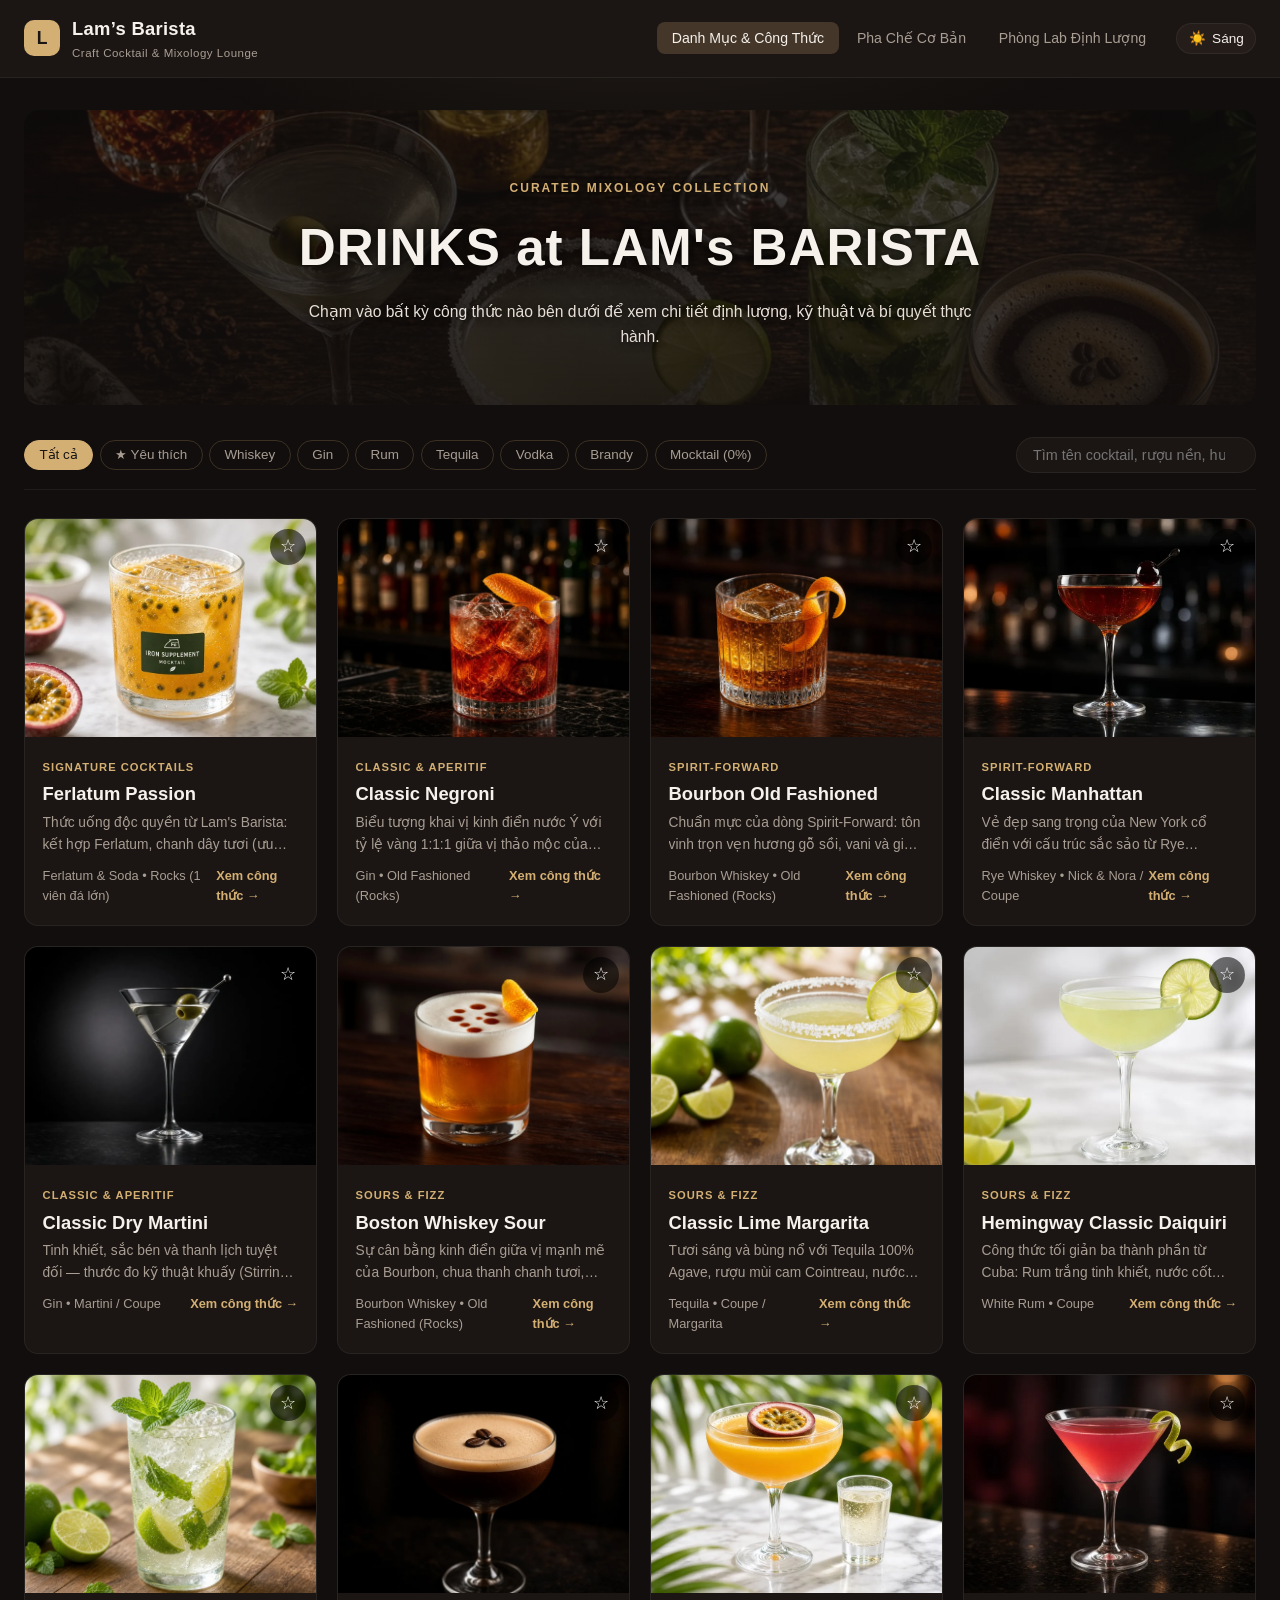
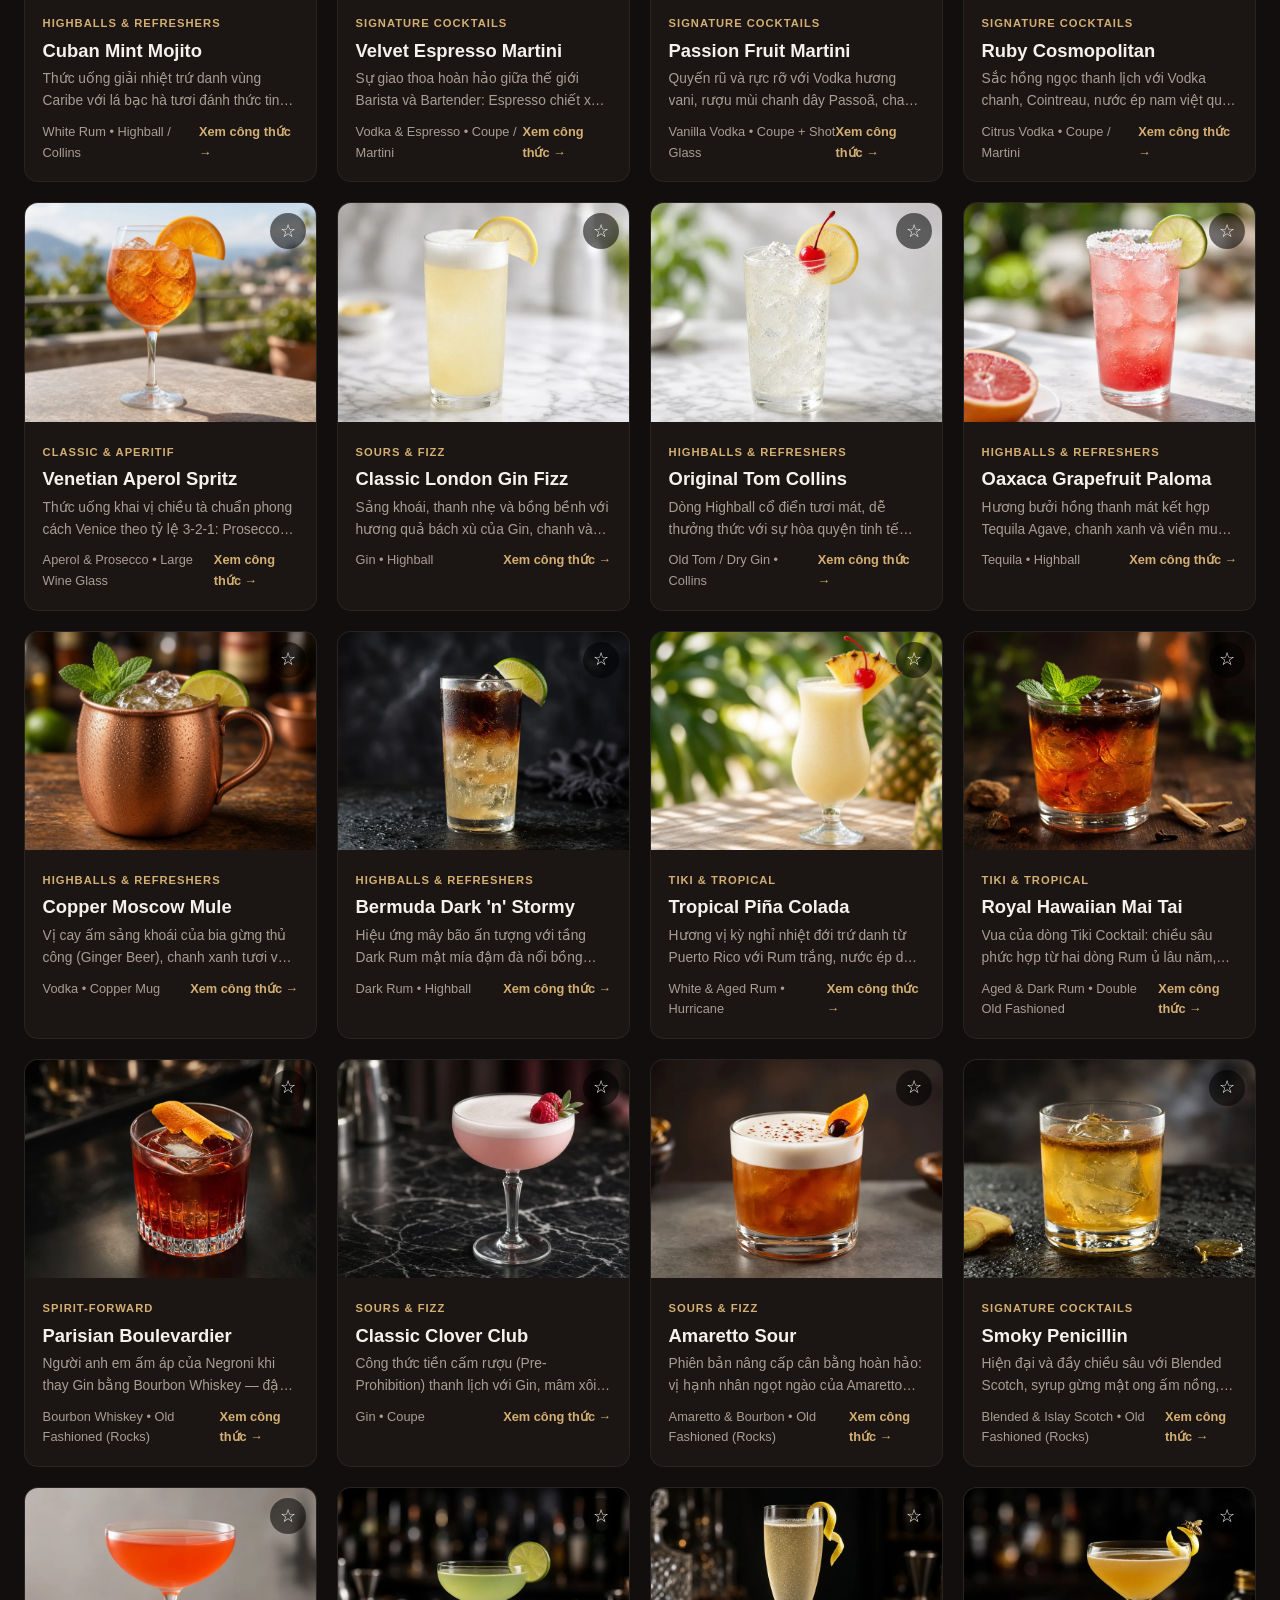
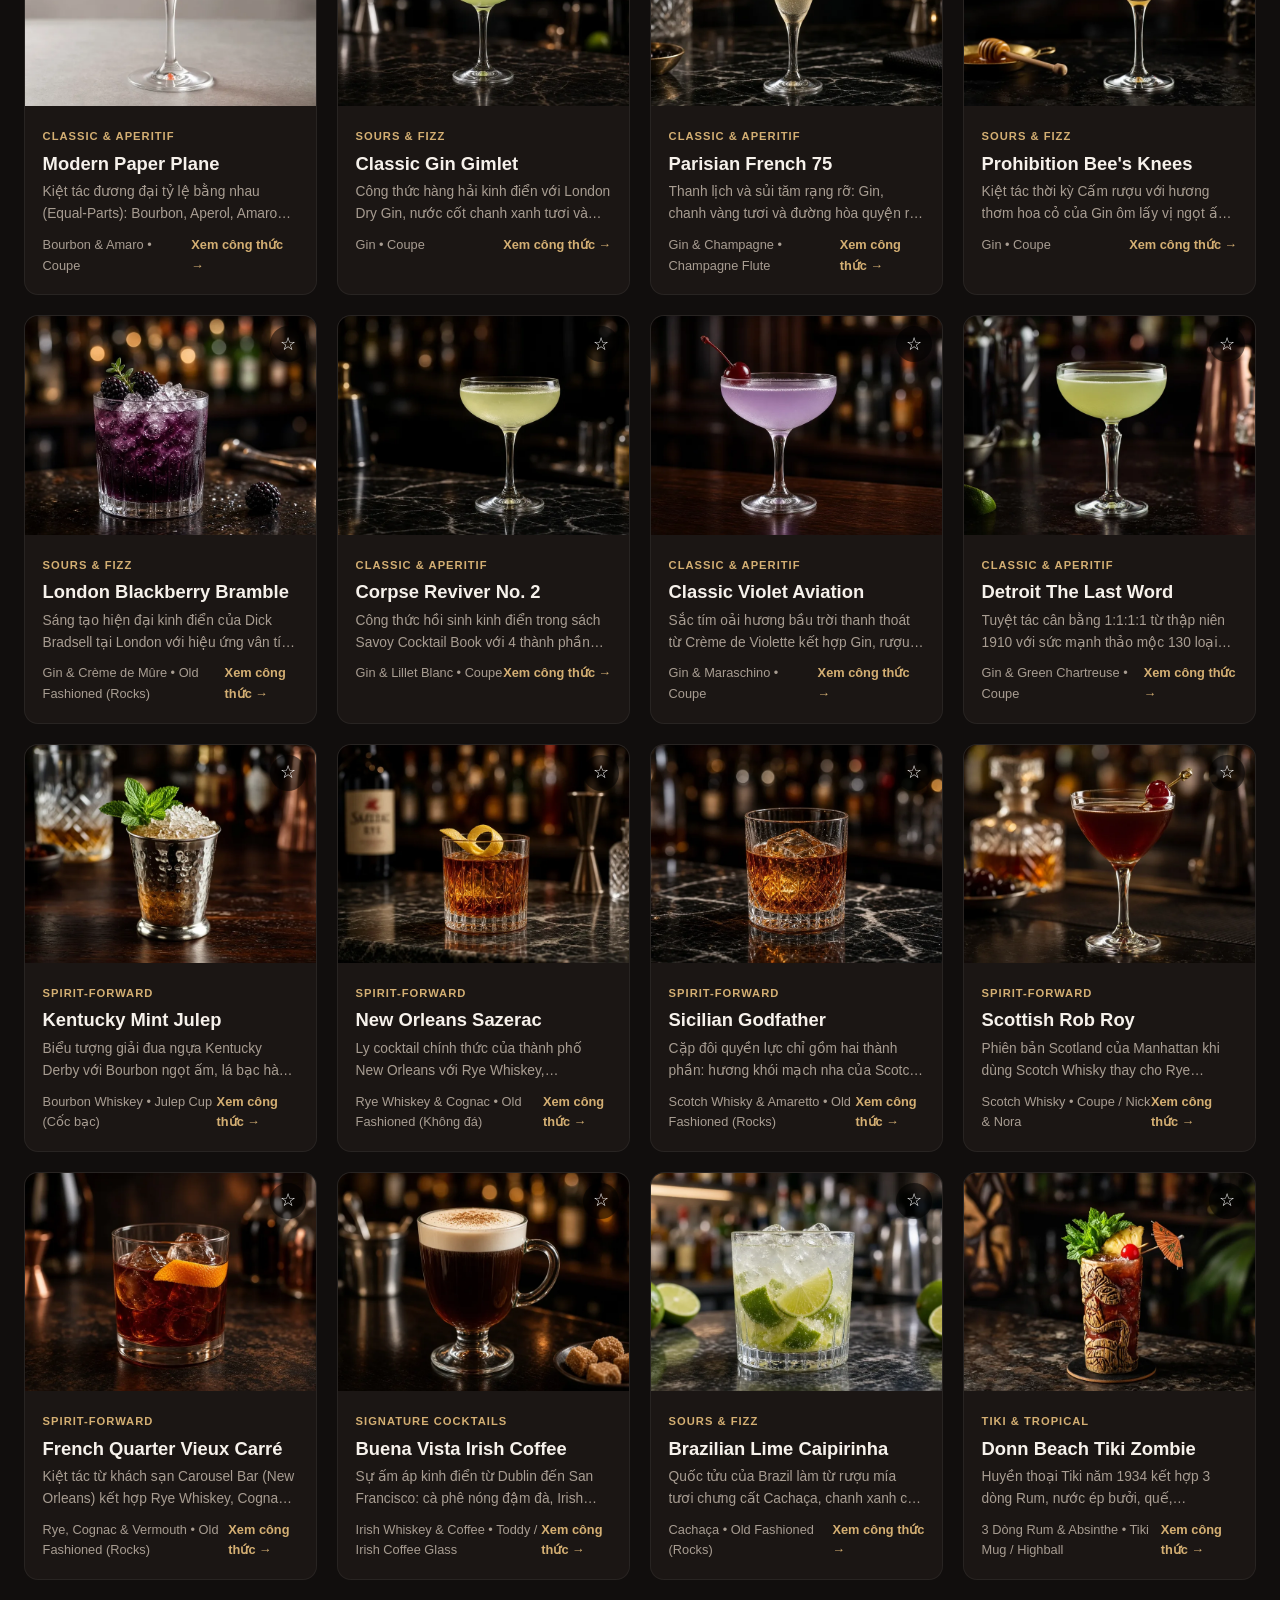
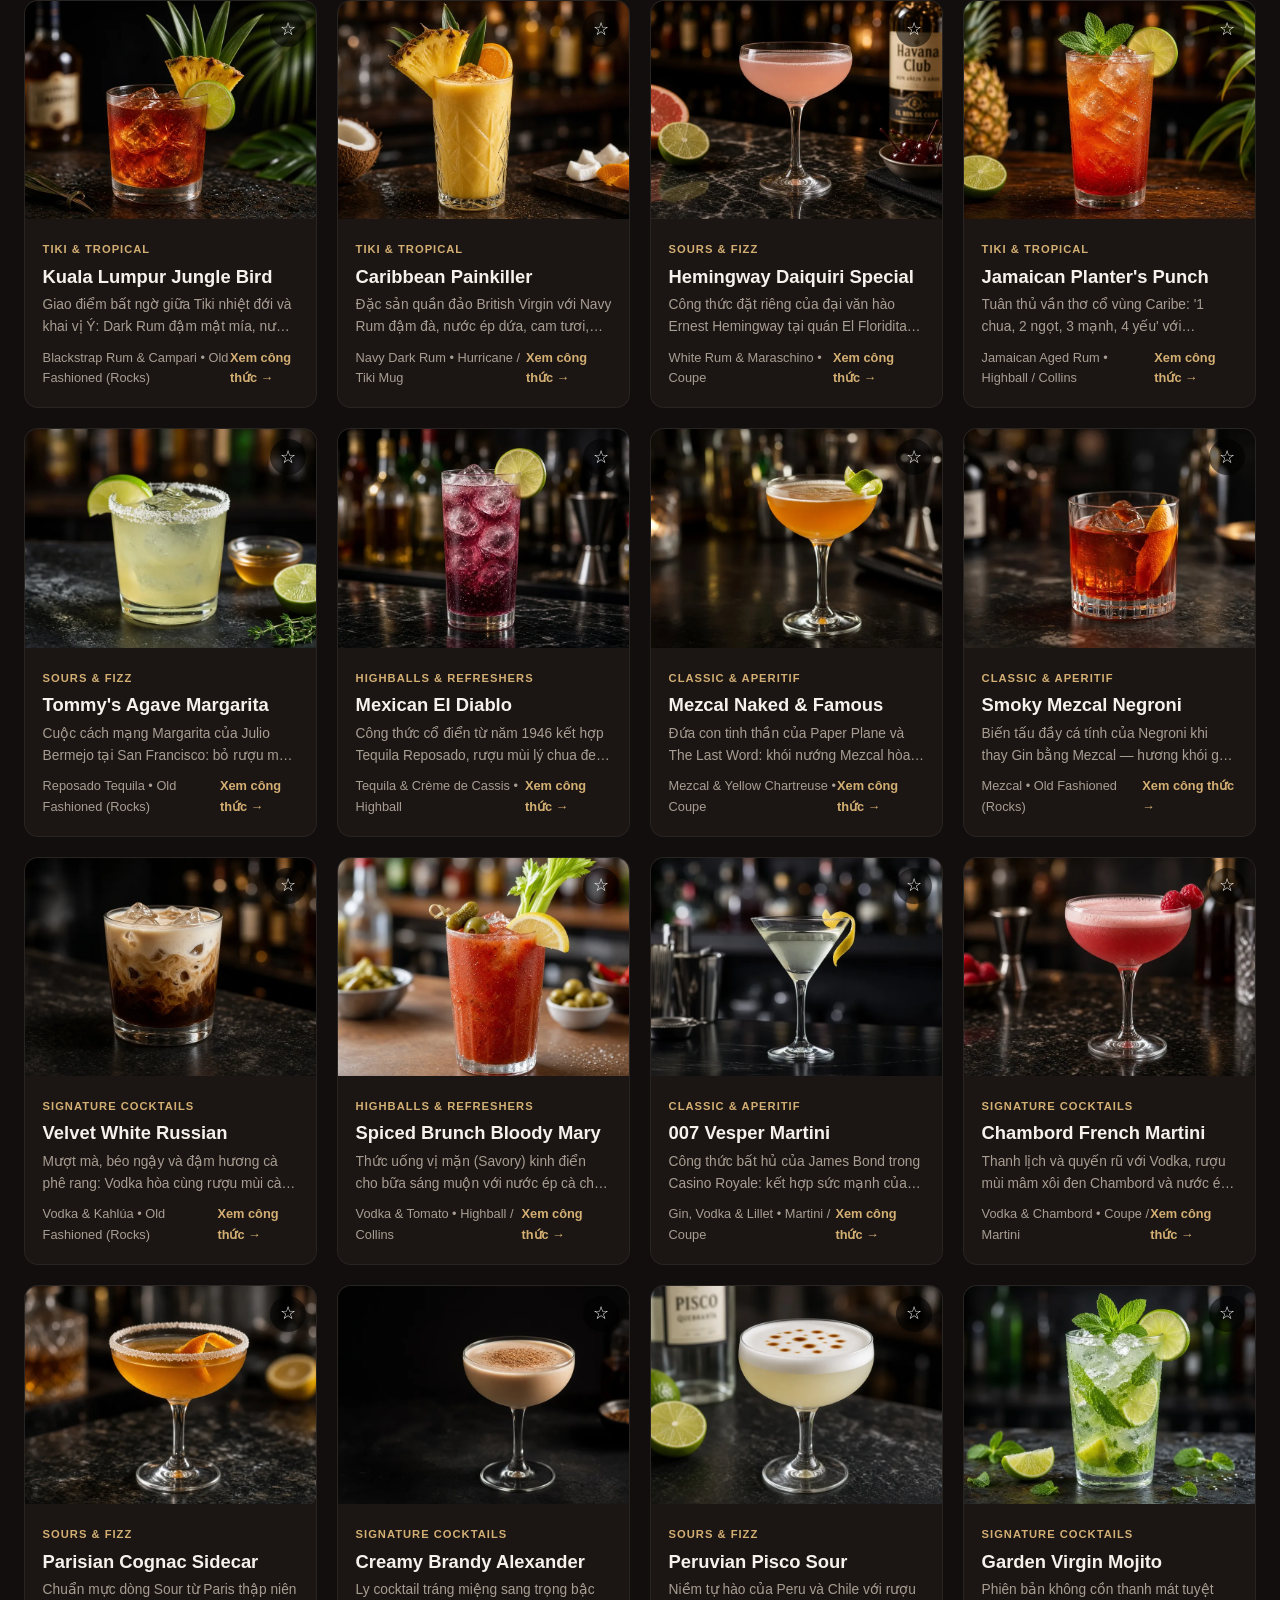
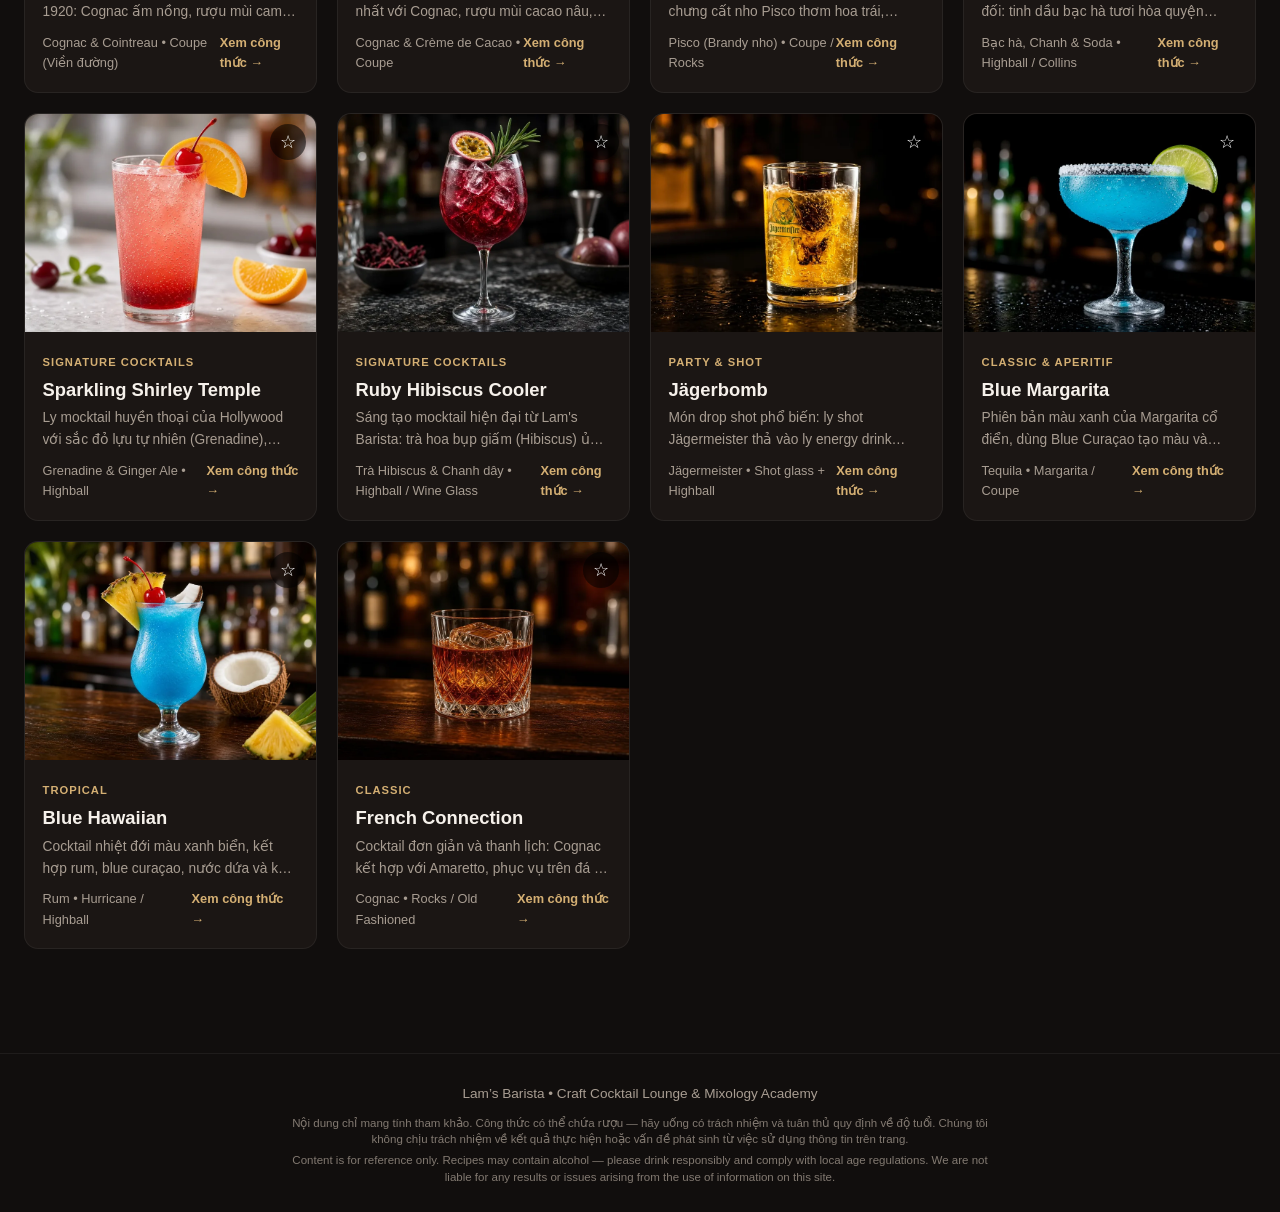
<file: index.html>
<!DOCTYPE html>
<html lang="vi" data-theme="dark">
<head>
  <meta charset="UTF-8">
  <meta name="viewport" content="width=device-width, initial-scale=1.0">
  <title>Lam's Barista — Thư Viện Công Thức & Pha Chế Cơ Bản</title>
  <link rel="stylesheet" href="style.css">
</head>
<body>
  <div class="ambient-glow" aria-hidden="true"></div>

  <header>
    <div class="nav-wrap">
      <a href="#" class="brand">
        <div class="brand-badge">L</div>
        <div>
          <span class="brand-title serif">Lam’s Barista</span>
          <span class="brand-sub">Craft Cocktail & Mixology Lounge</span>
        </div>
      </a>

      <div class="nav-controls">
        <nav>
          <button type="button" class="nav-btn active" data-view="view-recipes">Danh Mục & Công Thức</button>
          <button type="button" class="nav-btn" data-view="view-academy">Pha Chế Cơ Bản</button>
          <button type="button" class="nav-btn" data-view="view-lab">Phòng Lab Định Lượng</button>
        </nav>

        <button type="button" id="theme-toggle" class="theme-toggle" aria-label="Chuyển đổi giao diện Sáng / Tối">
          <span class="theme-icon" id="theme-icon">☀️</span>
          <span class="theme-label" id="theme-label">Sáng</span>
        </button>
      </div>
    </div>
  </header>

  <main class="container">
    <!-- TAB 1: DANH MỤC & CÔNG THỨC -->
    <section id="view-recipes" class="view-section active">
      <div class="hero hero-drinks" style="background-image: linear-gradient(rgba(17,14,13,0.72), rgba(17,14,13,0.88)), url('images/hero.webp');">
        <span class="hero-kicker">CURATED MIXOLOGY COLLECTION</span>
        <h1>DRINKS at LAM's BARISTA</h1>
        <p>Chạm vào bất kỳ công thức nào bên dưới để xem chi tiết định lượng, kỹ thuật và bí quyết thực hành.</p>
      </div>

      <div class="toolbar">
        <div class="filter-pills">
          <button type="button" class="pill active" data-spirit="All">Tất cả</button>
          <button type="button" class="pill" data-spirit="Favorites">★ Yêu thích</button>
          <button type="button" class="pill" data-spirit="Whiskey">Whiskey</button>
          <button type="button" class="pill" data-spirit="Gin">Gin</button>
          <button type="button" class="pill" data-spirit="Rum">Rum</button>
          <button type="button" class="pill" data-spirit="Tequila">Tequila</button>
          <button type="button" class="pill" data-spirit="Vodka">Vodka</button>
          <button type="button" class="pill" data-spirit="Brandy">Brandy</button>
          <button type="button" class="pill" data-spirit="Mocktail">Mocktail (0%)</button>
        </div>
        <input type="search" id="search-input" class="search-input" placeholder="Tìm tên cocktail, rượu nền, hương vị...">
      </div>

      <!-- Danh sách thẻ tên gọn gàng có điểm nhấn màu sắc từng thức uống -->
      <div id="menu-grid" class="menu-grid"></div>

      <!-- Khung công thức chi tiết đi kèm hình minh họa trực quan -->
      <div id="recipe-panel" class="recipe-panel"></div>
    </section>

    <!-- TAB 2: HỌC PHA CHẾ CĂN BẢN -->
    <section id="view-academy" class="view-section">
      <div class="hero">
        <span class="hero-kicker">BARTENDING FUNDAMENTALS</span>
        <h1>Căn Bản Pha Chế</h1>
      </div>

      <div class="curriculum-nav">
        <button type="button" class="curr-tab active" data-module="all">Tổng quan</button>
        <button type="button" class="curr-tab" data-module="mod-1">1. Dụng Cụ & Ly Tách</button>
        <button type="button" class="curr-tab" data-module="mod-2">2. 6 Dòng Rượu Nền</button>
        <button type="button" class="curr-tab" data-module="mod-3">3. Nhiệt Độ & Đá</button>
        <button type="button" class="curr-tab" data-module="mod-4">4. Kỹ Thuật Pha Chế</button>
        <button type="button" class="curr-tab" data-module="mod-5">5. Nguyên Lý Cân Bằng Vị</button>
        <button type="button" class="curr-tab" data-module="mod-6">6. Syrup & Trang Trí</button>
      </div>

      <article class="module-card" data-module="mod-1">
        <div class="module-header">
          <span class="module-num">Phần 01</span>
          <h2 class="module-title">Dụng Cụ Quầy Bar & Phân Loại Ly</h2>
        </div>
        <img src="images/academy-tools.webp" alt="Dụng cụ pha chế cơ bản" class="module-img" loading="lazy">
        <p class="module-lead">Mình thấy chọn đúng dụng cụ giúp thao tác mượt hơn và dễ vệ sinh hơn nhiều. Dưới đây là những món mình hay dùng và cách mình nghĩ về chúng.</p>
        <div class="lesson-grid">
          <div class="lesson-box">
            <h4>Bộ dụng cụ mình thường xuyên dùng</h4>
            <ul>
              <li><strong>Boston Shaker (2 mảnh):</strong> Cốc inox lớn + cốc nhỏ. Kín tốt, dễ rửa, lực lắc mạnh. Mình thích dùng cái này khi làm nhiều ly.</li>
              <li><strong>Cobbler Shaker (3 mảnh):</strong> Có sẵn nắp lọc. Tiện khi pha ở nhà hoặc mới bắt đầu, không cần lọc riêng.</li>
              <li><strong>Jigger:</strong> Ly đong 2 đầu (thường 30/60 ml có vạch nhỏ). Mình luôn đong trước khi rót để ly nào cũng ổn định.</li>
              <li><strong>Barspoon:</strong> Thìa cán dài xoắn. Dùng khuấy nhẹ trong mixing glass hoặc hỗ trợ rót phân tầng.</li>
            </ul>
          </div>
          <div class="lesson-box">
            <h4>Lọc và sơ chế</h4>
            <ul>
              <li><strong>Hawthorne Strainer:</strong> Lọc có lò xo, đậy miệng Boston Shaker để giữ đá lớn lại.</li>
              <li><strong>Julep Strainer:</strong> Dạng muỗng đục lỗ, dùng riêng khi khuấy trong mixing glass.</li>
              <li><strong>Fine Strainer:</strong> Rây lưới mịn. Mình hay double-strain để loại vụn đá và tép chanh, ly nhìn sạch hơn.</li>
              <li><strong>Muddler:</strong> Chày dầm. Dầm nhẹ thảo mộc hoặc trái cây để lấy tinh dầu, tránh dầm nát.</li>
            </ul>
          </div>
          <div class="lesson-box">
            <h4>Chọn ly sao cho phù hợp</h4>
            <ul>
              <li><strong>Rocks / Old Fashioned:</strong> Thấp, đáy dày. Mình hay dùng cho cocktail có đá khối lớn như Negroni, Old Fashioned.</li>
              <li><strong>Highball / Collins:</strong> Cao, ống. Phù hợp đồ uống nhiều mixer có ga (Mojito, Paloma…).</li>
              <li><strong>Coupe / Martini:</strong> Có chân. Giúp tay không làm ấm rượu, dùng cho thức uống served up.</li>
            </ul>
          </div>
        </div>
      </article>

      <article class="module-card" data-module="mod-2">
        <div class="module-header">
          <span class="module-num">Phần 02</span>
          <h2 class="module-title">6 Dòng Rượu Nền & Rượu Bổ Trợ</h2>
        </div>
        <img src="images/academy-spirits.webp" alt="Các dòng rượu nền chính" class="module-img" loading="lazy">
        <p class="module-lead">Rượu nền thường chiếm phần lớn trong ly, nên mình hay chọn loại có cá tính rõ để xây dựng hương vị xung quanh nó. Dưới đây là cách mình nhìn nhận từng dòng.</p>
        <div class="lesson-grid">
          <div class="lesson-box">
            <h4>Gin</h4>
            <p>Thảo mộc, Juniper nổi bật. Mình thích dùng làm nền cho Negroni, Martini, hoặc các ly tươi mát như Tom Collins. Chọn gin dry hoặc flavored tùy cảm giác muốn đạt được.</p>
          </div>
          <div class="lesson-box">
            <h4>Whiskey / Bourbon / Rye</h4>
            <p>Ấm, gỗ, vani hoặc cay. Mình hay dùng cho Old Fashioned, Whiskey Sour, Manhattan. Bourbon ngọt hơn, Rye cay hơn — tùy khẩu vị.</p>
          </div>
          <div class="lesson-box">
            <h4>Rum</h4>
            <p>Từ nhẹ (white) đến đậm (dark, aged). White rum cho Mojito, Daiquiri; dark rum cho Mai Tai hoặc các ly tropical. Mình thích thử nhiều loại để thấy sự khác biệt.</p>
          </div>
          <div class="lesson-box">
            <h4>Tequila / Mezcal</h4>
            <p>Tequila (blanco/reposado) tươi, agave. Mezcal có khói. Mình dùng cho Margarita, Paloma hoặc các ly như El Diablo. Mezcal thêm chiều sâu nếu muốn hương khói.</p>
          </div>
          <div class="lesson-box">
            <h4>Vodka</h4>
            <p>Trung tính, dễ kết hợp. Mình dùng khi muốn hương vị khác (trái cây, cà phê…) nổi bật hơn, như Espresso Martini hoặc Cosmopolitan.</p>
          </div>
          <div class="lesson-box">
            <h4>Brandy / Cognac</h4>
            <p>Trái cây chín, ấm. Mình hay dùng cho Sidecar, Brandy Alexander hoặc các ly cổ điển. Chọn loại có body vừa phải để không quá nặng.</p>
          </div>
        </div>
      </article>

      <article class="module-card" data-module="mod-3">
        <div class="module-header">
          <span class="module-num">Phần 03</span>
          <h2 class="module-title">Vai Trò Của Đá & Độ Loãng</h2>
        </div>
        <img src="images/academy-ice.webp" alt="Đá viên và độ loãng" class="module-img" loading="lazy">
        <p class="module-lead">Mình nhận ra nước từ đá tan ra là một phần của công thức. Nếu không loãng vừa phải, rượu sẽ gắt và các lớp hương khó mở ra.</p>
        <div class="lesson-grid">
          <div class="lesson-box">
            <h4>Chọn đá phù hợp</h4>
            <p>Đá viên lớn (clear ice) tan chậm, giữ lạnh lâu — mình hay dùng cho Old Fashioned hoặc Negroni. Đá viên nhỏ tan nhanh hơn, phù hợp khi lắc. Đá crushed cho Mint Julep hoặc các ly tropical.</p>
          </div>
          <div class="lesson-box">
            <h4>Độ loãng theo kỹ thuật</h4>
            <ul>
              <li><strong>Shake:</strong> Khoảng 25–30% nước tan. Làm lạnh nhanh và tạo texture mịn.</li>
              <li><strong>Stir:</strong> Khoảng 20–25%. Giữ độ trong và mượt hơn.</li>
              <li><strong>Build:</strong> Ít hơn, khoảng 10–15%. Mình thường dùng khi muốn giữ nồng độ cao hơn.</li>
            </ul>
          </div>
          <div class="lesson-box">
            <h4>Mẹo nhỏ mình hay áp dụng</h4>
            <p>Luôn dùng đá lạnh sẵn, không đá đang tan dở. Sau khi lắc/khuấy, rót ngay. Nếu làm nhiều ly, có thể ướp sẵn rượu nền trong tủ để giảm thời gian cần đá.</p>
          </div>
        </div>
      </article>

      <article class="module-card" data-module="mod-4">
        <div class="module-header">
          <span class="module-num">Phần 04</span>
          <h2 class="module-title">6 Kỹ Thuật Pha Chế Mình Hay Dùng</h2>
        </div>
        <img src="images/academy-techniques.webp" alt="Kỹ thuật lắc và khuấy" class="module-img" loading="lazy">
        <p class="module-lead">Mỗi kỹ thuật cho cảm giác khác nhau trên ly. Mình chọn tùy theo nguyên liệu và cảm giác muốn đạt được.</p>
        <div class="lesson-grid">
          <div class="lesson-box">
            <h4>1. Shake (Lắc với đá)</h4>
            <p>Lắc mạnh khoảng 10–15 giây. Mình dùng khi có citrus, egg white hoặc muốn texture sủi. Kết quả lạnh nhanh và mịn.</p>
          </div>
          <div class="lesson-box">
            <h4>2. Stir (Khuấy với đá)</h4>
            <p>Khuấy nhẹ một chiều 20–30 giây trong mixing glass. Mình thích cho spirit-forward như Martini, Manhattan — giữ độ trong và mượt.</p>
          </div>
          <div class="lesson-box">
            <h4>3. Build (Rót trực tiếp)</h4>
            <p>Rót nguyên liệu thẳng vào ly có đá. Nhanh, phù hợp Highball hoặc khi muốn kiểm soát độ loãng thấp hơn.</p>
          </div>
          <div class="lesson-box">
            <h4>4. Muddle (Dầm)</h4>
            <p>Dầm nhẹ để lấy tinh dầu từ thảo mộc hoặc trái cây. Mình tránh dầm quá mạnh để không làm đắng.</p>
          </div>
          <div class="lesson-box">
            <h4>5. Layering (Phân tầng)</h4>
            <p>Rót chậm theo thứ tự tỷ trọng. Mình dùng khi muốn tạo hiệu ứng đẹp mắt, như một số ly tropical hoặc dessert.</p>
          </div>
          <div class="lesson-box">
            <h4>6. Dry Shake / Reverse Dry Shake</h4>
            <p>Lắc không đá trước (để tạo foam) rồi thêm đá lắc lại. Mình hay dùng với egg white cho Whiskey Sour hoặc Clover Club.</p>
          </div>
        </div>
      </article>

      <article class="module-card" data-module="mod-5">
        <div class="module-header">
          <span class="module-num">Phần 05</span>
          <h2 class="module-title">Nguyên Lý Cân Bằng Vị</h2>
        </div>
        <p class="module-lead">Mình thường nghĩ về sự cân bằng giữa mạnh – chua – ngọt – đắng/thảo mộc. Khi một yếu tố nổi quá, mình điều chỉnh các yếu tố còn lại.</p>
        <div class="formula-banner">
          <strong>Một khung mình hay tham khảo cho Sour:</strong> khoảng 60 ml rượu nền + 25–30 ml citrus + 15–22 ml syrup. Có thể điều chỉnh theo khẩu vị.
        </div>
        <div class="lesson-grid">
          <div class="lesson-box">
            <h4>Spirit-forward (như Old Fashioned)</h4>
            <p>Rượu nền là chính, thêm chút đường và bitters. Mình giữ lượng ngọt thấp để tôn rượu.</p>
          </div>
          <div class="lesson-box">
            <h4>Highball / có ga</h4>
            <p>Rượu nền + mixer có ga (tỷ lệ khoảng 1:2 hoặc 1:3). Mình thích để hương rượu vẫn rõ trên nền bọt.</p>
          </div>
          <div class="lesson-box">
            <h4>Equal parts</h4>
            <p>Các thành phần gần bằng nhau. Mình thấy thú vị khi thử vì mỗi nguyên liệu đều có tiếng nói, như Last Word hoặc Naked & Famous.</p>
          </div>
        </div>
      </article>

      <article class="module-card" data-module="mod-6">
        <div class="module-header">
          <span class="module-num">Phần 06</span>
          <h2 class="module-title">Syrup & Trang Trí</h2>
        </div>
        <img src="images/academy-garnish.webp" alt="Syrup và garnish" class="module-img" loading="lazy">
        <p class="module-lead">Syrup mình tự làm để kiểm soát độ ngọt và bảo quản. Garnish thì mình xem như lớp hương đầu tiên người uống cảm nhận.</p>
        <div class="lesson-grid">
          <div class="lesson-box">
            <h4>Syrup mình thường pha</h4>
            <ul>
              <li><strong>Simple Syrup 1:1:</strong> 100g đường + 100 ml nước ấm. Dùng hàng ngày cho các ly sour.</li>
              <li><strong>Rich Syrup 2:1:</strong> 200g đường + 100 ml nước. Body dày hơn, giữ được lâu hơn trong tủ.</li>
              <li><strong>Honey Syrup:</strong> 3 phần mật ong + 1 phần nước ấm. Tránh mật ong đặc khi gặp đá lạnh.</li>
            </ul>
          </div>
          <div class="lesson-box">
            <h4>Cách mình trang trí</h4>
            <ul>
              <li><strong>Express vỏ cam/chanh:</strong> Bóp nhẹ vỏ hướng xuống mặt ly để tinh dầu bay lên.</li>
              <li><strong>Spank thảo mộc:</strong> Vỗ nhẹ bạc hà hoặc rosemary giữa hai lòng bàn tay trước khi cắm vào ly.</li>
              <li><strong>Rim muối/đường:</strong> Làm ướt mặt ngoài vành ly để muối không rơi vào trong làm mặn nước uống.</li>
            </ul>
          </div>
        </div>
      </article>
    </section>

    <!-- TAB 3: PHÒNG LAB ĐỊNH LƯỢNG -->
<section id="view-lab" class="view-section">
      <div class="hero">
        <span class="hero-kicker">PRECISION MIXOLOGY TOOLS</span>
        <h1>Phòng Lab Tính Toán Định Lượng & Độ Cồn</h1>
        <p>Công cụ thực hành giúp bạn kiểm soát chính xác nồng độ cồn thực tế sau khi đá tan và quy đổi công thức pha sẵn (Pre-batching) cho các buổi tiệc.</p>
      </div>

      <div class="lab-grid">
        <div class="lab-card">
          <h2 class="lab-title">1. Tính Nồng Độ Cồn Thực Tế (ABV)</h2>
          <p class="lab-sub">Tính toán độ cồn cuối cùng trong ly sau khi tính cả lượng nước tan ra từ đá.</p>
          <div class="form-row">
            <label>Thể tích rượu nền chính (ml) & Độ cồn (% ABV)</label>
            <div class="two-col">
              <input type="number" id="spirit-vol" value="60" min="0">
              <input type="number" id="spirit-abv" value="40" min="0" max="100">
            </div>
          </div>
          <div class="form-row">
            <label>Thể tích rượu mùi / Vermouth (ml) & Độ cồn (% ABV)</label>
            <div class="two-col">
              <input type="number" id="liqueur-vol" value="20" min="0">
              <input type="number" id="liqueur-abv" value="20" min="0" max="100">
            </div>
          </div>
          <div class="form-row">
            <label>Tổng thể tích nguyên liệu không cồn (chanh, syrup, soda - ml)</label>
            <input type="number" id="mixer-vol" value="25" min="0">
          </div>
          <div class="form-row">
            <label>Kỹ thuật pha chế (quyết định lượng nước đá tan)</label>
            <select id="dilution-method">
              <option value="shake">Shake — Lắc với đá (~28% nước tan)</option>
              <option value="stir">Stir — Khuấy với đá (~22% nước tan)</option>
              <option value="build">Build — Rót trực tiếp (~12% nước tan)</option>
            </select>
          </div>
          <button type="button" id="calc-abv-btn" class="primary-action-btn">Tính Nồng Độ Cồn</button>
          <div id="abv-result" class="result-box">Nhấn nút để xem nồng độ cồn thực tế sau pha chế.</div>
        </div>

        <div class="lab-card">
          <h2 class="lab-title">2. Quy Đổi Pha Sẵn Theo Bình (Batching)</h2>
          <p class="lab-sub">Nhân bản công thức cho nhiều khách mời và tính lượng nước lọc cần thêm nếu ướp lạnh sẵn trong chai.</p>
          <div class="form-row">
            <label>Số lượng ly phục vụ</label>
            <input type="number" id="batch-servings" value="10" min="1">
          </div>
          <div class="form-row">
            <label>Định lượng 1 ly: Rượu nền (ml) / Rượu mùi & Syrup (ml)</label>
            <div class="two-col">
              <input type="number" id="batch-spirit" value="60" min="0">
              <input type="number" id="batch-mod" value="20" min="0">
            </div>
          </div>
          <div class="form-row">
            <label>Định lượng 1 ly: Nước cốt chanh/Juice (ml) & Bù nước tan đá (%)</label>
            <div class="two-col">
              <input type="number" id="batch-citrus" value="25" min="0">
              <input type="number" id="batch-water" value="20" min="0" max="40">
            </div>
          </div>
          <button type="button" id="calc-batch-btn" class="primary-action-btn">Tính Định Lượng Bình Batch</button>
          <div id="batch-result" class="result-box">Nhấn nút để tính tổng nguyên liệu cho cả bình.</div>
        </div>
      </div>
    </section>
  </main>

  <footer>
    <div class="footer-brand">Lam’s Barista • Craft Cocktail Lounge & Mixology Academy</div>
    <div class="footer-disclaimer">
      <p>Nội dung chỉ mang tính tham khảo. Công thức có thể chứa rượu — hãy uống có trách nhiệm và tuân thủ quy định về độ tuổi. Chúng tôi không chịu trách nhiệm về kết quả thực hiện hoặc vấn đề phát sinh từ việc sử dụng thông tin trên trang.</p>
      <p>Content is for reference only. Recipes may contain alcohol — please drink responsibly and comply with local age regulations. We are not liable for any results or issues arising from the use of information on this site.</p>
    </div>
  </footer>

  <script src="data.js"></script>
  <script src="app.js"></script>
</body>
</html>
</file>
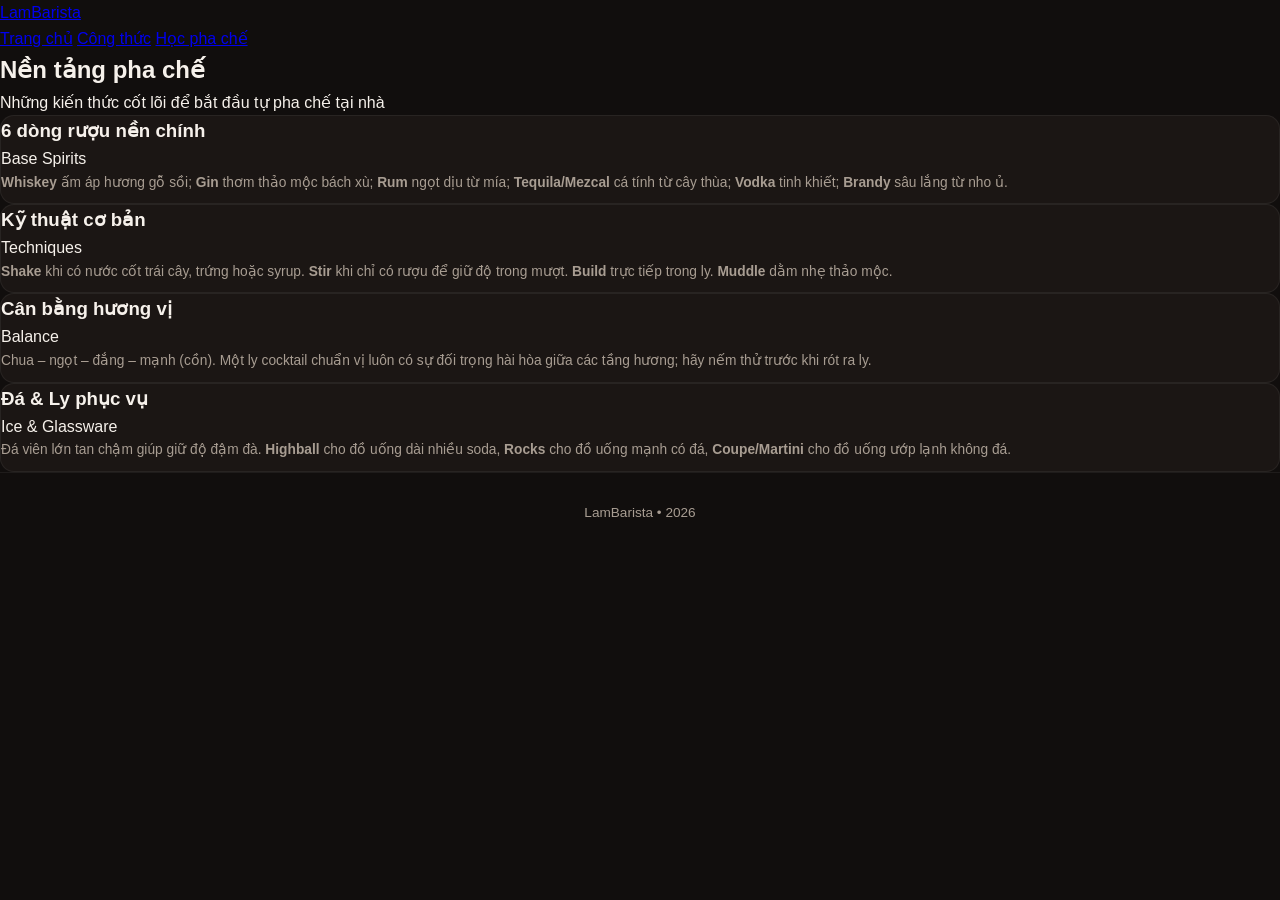
<file: learn.html>
<!DOCTYPE html>
<html lang="vi">
<head>
<meta charset="utf-8">
<meta name="viewport" content="width=device-width, initial-scale=1">
<meta name="description" content="LamBarista — Nền tảng pha chế: rượu nền, kỹ thuật shake/stir/build/muddle, cân bằng hương vị và chọn đá/ly chuẩn.">
<title>Học pha chế — LamBarista</title>
<link rel="stylesheet" href="style.css">
</head>
<body>
<nav>
  <div class="wrap">
    <a class="logo" href="index.html">LamBarista</a>
    <div class="nav-links">
      <a href="index.html">Trang chủ</a>
      <a href="recipes.html">Công thức</a>
      <a href="learn.html" class="active">Học pha chế</a>
    </div>
  </div>
</nav>

<section class="section">
  <div class="wrap">
    <h2>Nền tảng pha chế</h2>
    <p class="sub">Những kiến thức cốt lõi để bắt đầu tự pha chế tại nhà</p>

    <div class="cards">
      <div class="card card-static"><div class="card-content">
        <h3>6 dòng rượu nền chính</h3>
        <div class="tags"><span class="tag">Base Spirits</span></div>
        <p class="card-desc"><strong>Whiskey</strong> ấm áp hương gỗ sồi; <strong>Gin</strong> thơm thảo mộc bách xù; <strong>Rum</strong> ngọt dịu từ mía; <strong>Tequila/Mezcal</strong> cá tính từ cây thùa; <strong>Vodka</strong> tinh khiết; <strong>Brandy</strong> sâu lắng từ nho ủ.</p>
      </div></div>

      <div class="card card-static"><div class="card-content">
        <h3>Kỹ thuật cơ bản</h3>
        <div class="tags"><span class="tag">Techniques</span></div>
        <p class="card-desc"><strong>Shake</strong> khi có nước cốt trái cây, trứng hoặc syrup. <strong>Stir</strong> khi chỉ có rượu để giữ độ trong mượt. <strong>Build</strong> trực tiếp trong ly. <strong>Muddle</strong> dằm nhẹ thảo mộc.</p>
      </div></div>

      <div class="card card-static"><div class="card-content">
        <h3>Cân bằng hương vị</h3>
        <div class="tags"><span class="tag">Balance</span></div>
        <p class="card-desc">Chua – ngọt – đắng – mạnh (cồn). Một ly cocktail chuẩn vị luôn có sự đối trọng hài hòa giữa các tầng hương; hãy nếm thử trước khi rót ra ly.</p>
      </div></div>

      <div class="card card-static"><div class="card-content">
        <h3>Đá &amp; Ly phục vụ</h3>
        <div class="tags"><span class="tag">Ice &amp; Glassware</span></div>
        <p class="card-desc">Đá viên lớn tan chậm giúp giữ độ đậm đà. <strong>Highball</strong> cho đồ uống dài nhiều soda, <strong>Rocks</strong> cho đồ uống mạnh có đá, <strong>Coupe/Martini</strong> cho đồ uống ướp lạnh không đá.</p>
      </div></div>
    </div>
  </div>
</section>

<footer>LamBarista • 2026</footer>
</body>
</html>
</file>
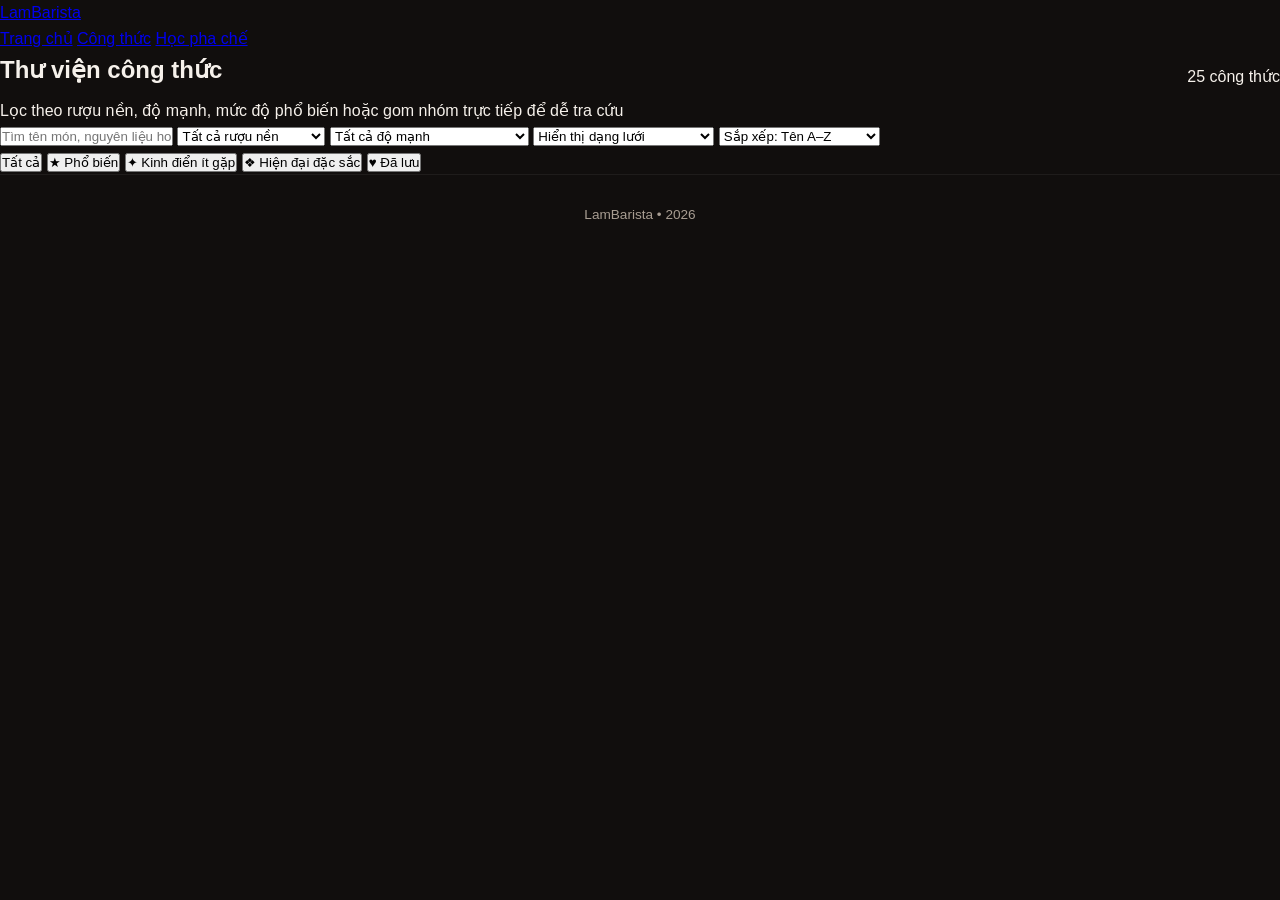
<file: recipes.html>
<!DOCTYPE html>
<html lang="vi">
<head>
<meta charset="utf-8">
<meta name="viewport" content="width=device-width, initial-scale=1">
<meta name="description" content="LamBarista — Thư viện 25 công thức cocktail & mocktail, lọc theo rượu nền, độ mạnh, mức độ phổ biến và lưu công thức yêu thích.">
<title>Công thức — LamBarista</title>
<link rel="stylesheet" href="style.css">
</head>
<body>
<nav>
  <div class="wrap">
    <a class="logo" href="index.html">LamBarista</a>
    <div class="nav-links">
      <a href="index.html">Trang chủ</a>
      <a href="recipes.html" class="active">Công thức</a>
      <a href="learn.html">Học pha chế</a>
    </div>
  </div>
</nav>

<section class="section">
  <div class="wrap">
    <div style="display:flex;justify-content:space-between;align-items:flex-end;flex-wrap:wrap;gap:12px;margin-bottom:8px;">
      <h2>Thư viện công thức</h2>
      <span id="countBadge" class="count-badge">25 công thức</span>
    </div>
    <p class="sub">Lọc theo rượu nền, độ mạnh, mức độ phổ biến hoặc gom nhóm trực tiếp để dễ tra cứu</p>

    <div class="filters">
      <input type="text" id="q" placeholder="Tìm tên món, nguyên liệu hoặc hương vị (ví dụ: khói, gin, bạc hà, campari)…">
      <select id="baseFilter" aria-label="Lọc theo rượu nền">
        <option value="all">Tất cả rượu nền</option>
        <option value="Whiskey">Whiskey</option>
        <option value="Gin">Gin</option>
        <option value="Rum">Rum</option>
        <option value="Tequila">Tequila &amp; Mezcal</option>
        <option value="Vodka">Vodka</option>
        <option value="Brandy">Brandy / Cognac</option>
        <option value="Không cồn">Không cồn (Mocktail)</option>
      </select>
      <select id="strFilter" aria-label="Lọc theo độ mạnh">
        <option value="all">Tất cả độ mạnh</option>
        <option value="0">0/5 — Không cồn</option>
        <option value="light">1–2/5 — Nhẹ nhàng, dễ uống</option>
        <option value="medium">3/5 — Cân bằng, vừa vặn</option>
        <option value="strong">4–5/5 — Mạnh &amp; đậm vị</option>
      </select>
      <select id="groupMode" aria-label="Chế độ hiển thị">
        <option value="flat">Hiển thị dạng lưới</option>
        <option value="base">Gom nhóm theo Rượu nền</option>
        <option value="strength">Gom nhóm theo Độ mạnh</option>
      </select>
      <select id="sort" aria-label="Sắp xếp công thức">
        <option value="name">Sắp xếp: Tên A–Z</option>
        <option value="str-desc">Độ mạnh: Cao → Thấp</option>
        <option value="str-asc">Độ mạnh: Thấp → Cao</option>
      </select>
    </div>

    <div class="chip-row">
      <button type="button" class="chip on" data-t="all">Tất cả</button>
      <button type="button" class="chip" data-t="Phổ biến">★ Phổ biến</button>
      <button type="button" class="chip" data-t="Kinh điển ít gặp">✦ Kinh điển ít gặp</button>
      <button type="button" class="chip" data-t="Hiện đại đặc sắc">❖ Hiện đại đặc sắc</button>
      <button type="button" class="chip" data-t="fav">♥ Đã lưu</button>
    </div>

    <div id="gridContainer"></div>
    <div id="detail"></div>
  </div>
</section>

<footer>LamBarista • 2026</footer>
<script src="data.js"></script>
<script src="app.js"></script>
</body>
</html>
</file>
<file: style.css>
:root {
  --bg-primary: #110e0d;
  --bg-surface: #1b1614;
  --bg-surface-hover: #241d1a;
  --gold: #d4af73;
  --gold-dim: rgba(212, 175, 115, 0.22);
  --text-primary: #f6f1eb;
  --text-secondary: #a89d92;
  --border: rgba(255,255,255,0.06);
}

[data-theme="light"] {
  --bg-primary: #f7f4ef;
  --bg-surface: #ffffff;
  --bg-surface-hover: #f0ebe4;
  --gold: #b8956a;
  --gold-dim: rgba(184, 149, 106, 0.25);
  --text-primary: #1a1614;
  --text-secondary: #5c534c;
  --border: rgba(0,0,0,0.08);
}

* { box-sizing: border-box; margin: 0; padding: 0; }

body {
  font-family: -apple-system, BlinkMacSystemFont, 'Segoe UI', Roboto, 'Helvetica Neue', Arial, sans-serif;
  background-color: var(--bg-primary);
  color: var(--text-primary);
  line-height: 1.6;
  -webkit-font-smoothing: antialiased;
  transition: background 0.3s, color 0.3s;
}

.ambient-glow {
  position: fixed;
  top: -20%;
  left: 50%;
  transform: translateX(-50%);
  width: 80vw;
  height: 40vh;
  background: radial-gradient(ellipse, rgba(212,175,115,0.08) 0%, transparent 70%);
  pointer-events: none;
  z-index: 0;
}

header {
  position: sticky;
  top: 0;
  z-index: 100;
  background: var(--bg-surface);
  border-bottom: 1px solid var(--border);
  backdrop-filter: blur(12px);
}

.nav-wrap {
  max-width: 1280px;
  margin: 0 auto;
  padding: 0.9rem 1.5rem;
  display: flex;
  align-items: center;
  justify-content: space-between;
  gap: 1rem;
}

.brand {
  display: flex;
  align-items: center;
  gap: 0.75rem;
  text-decoration: none;
  color: inherit;
}

.brand-badge {
  width: 36px;
  height: 36px;
  border-radius: 10px;
  background: var(--gold);
  color: #1a1614;
  display: flex;
  align-items: center;
  justify-content: center;
  font-weight: 700;
  font-size: 1.1rem;
}

.brand-title {
  font-weight: 700;
  font-size: 1.15rem;
  letter-spacing: 0.3px;
}

.brand-sub {
  display: block;
  font-size: 0.72rem;
  color: var(--text-secondary);
  letter-spacing: 0.5px;
}

.nav-controls {
  display: flex;
  align-items: center;
  gap: 1rem;
}

nav {
  display: flex;
  gap: 0.25rem;
}

.nav-btn {
  background: transparent;
  border: none;
  color: var(--text-secondary);
  padding: 0.5rem 0.9rem;
  border-radius: 8px;
  font-size: 0.88rem;
  font-weight: 500;
  cursor: pointer;
  transition: all 0.2s;
}

.nav-btn:hover, .nav-btn.active {
  background: var(--gold-dim);
  color: var(--text-primary);
}

.theme-toggle {
  display: flex;
  align-items: center;
  gap: 0.4rem;
  background: var(--bg-surface-hover);
  border: 1px solid var(--border);
  color: var(--text-primary);
  padding: 0.4rem 0.7rem;
  border-radius: 999px;
  cursor: pointer;
  font-size: 0.85rem;
}

.container {
  max-width: 1280px;
  margin: 0 auto;
  padding: 2rem 1.5rem 4rem;
  position: relative;
  z-index: 1;
}

.view-section { display: none; }
.view-section.active { display: block; }

.hero {
  text-align: center;
  padding: 2.5rem 1rem 2rem;
  margin-bottom: 1.5rem;
}

.hero-kicker {
  display: inline-block;
  font-size: 0.75rem;
  letter-spacing: 2px;
  text-transform: uppercase;
  color: var(--gold);
  margin-bottom: 0.6rem;
  font-weight: 600;
}

.hero h1 {
  font-size: clamp(1.8rem, 4vw, 2.6rem);
  font-weight: 700;
  margin-bottom: 0.6rem;
}

.hero p {
  color: var(--text-secondary);
  max-width: 680px;
  margin: 0 auto;
  font-size: 0.98rem;
}

.toolbar {
  display: flex;
  flex-wrap: wrap;
  gap: 1rem;
  justify-content: space-between;
  align-items: center;
  margin-bottom: 1.75rem;
  padding-bottom: 1rem;
  border-bottom: 1px solid var(--border);
}

.filter-pills {
  display: flex;
  flex-wrap: wrap;
  gap: 0.4rem;
}

.pill {
  background: transparent;
  color: var(--text-secondary);
  border: 1px solid var(--gold-dim);
  padding: 0.42rem 0.9rem;
  border-radius: 999px;
  font-size: 0.84rem;
  font-weight: 500;
  cursor: pointer;
  transition: all 0.2s;
}

.pill:hover, .pill.active {
  background: var(--gold);
  color: #1a1614;
  border-color: var(--gold);
}

.search-input {
  background: var(--bg-surface);
  border: 1px solid var(--border);
  color: var(--text-primary);
  padding: 0.55rem 1rem;
  border-radius: 999px;
  font-size: 0.9rem;
  min-width: 240px;
  outline: none;
}

.search-input:focus {
  border-color: var(--gold);
}

.menu-grid {
  display: grid;
  grid-template-columns: repeat(auto-fill, minmax(280px, 1fr));
  gap: 1.25rem;
  margin-bottom: 2.5rem;
}

.card {
  background: var(--bg-surface);
  border: 1px solid var(--border);
  border-radius: 14px;
  overflow: hidden;
  cursor: pointer;
  transition: transform 0.2s, box-shadow 0.2s, border-color 0.2s;
}

.card:hover {
  transform: translateY(-4px);
  box-shadow: 0 12px 32px rgba(0,0,0,0.25);
  border-color: var(--gold-dim);
}

.card-media {
  aspect-ratio: 4 / 3;
  overflow: hidden;
  background: #111;
}

.card-media img {
  width: 100%;
  height: 100%;
  object-fit: cover;
  display: block;
  transition: transform 0.3s;
}

.card:hover .card-media img {
  transform: scale(1.04);
}

.card-body {
  padding: 1rem 1.1rem 1.15rem;
}

.card-tag {
  display: inline-block;
  font-size: 0.7rem;
  letter-spacing: 1px;
  text-transform: uppercase;
  color: var(--gold);
  font-weight: 600;
  margin-bottom: 0.35rem;
}

.card-title {
  font-size: 1.15rem;
  font-weight: 700;
  margin-bottom: 0.35rem;
  line-height: 1.3;
}

.card-desc {
  font-size: 0.86rem;
  color: var(--text-secondary);
  display: -webkit-box;
  -webkit-line-clamp: 2;
  -webkit-box-orient: vertical;
  overflow: hidden;
  margin-bottom: 0.6rem;
}

.card-meta {
  display: flex;
  justify-content: space-between;
  align-items: center;
  font-size: 0.8rem;
  color: var(--text-secondary);
}

.card-meta strong {
  color: var(--gold);
  font-weight: 600;
}

.recipe-panel {
  margin-top: 1rem;
}

.recipe-detail {
  display: grid;
  grid-template-columns: 320px 1fr;
  gap: 2rem;
  background: var(--bg-surface);
  border: 1px solid var(--border);
  border-radius: 16px;
  padding: 1.5rem;
  margin-top: 0.5rem;
}

.recipe-image {
  border-radius: 12px;
  overflow: hidden;
  aspect-ratio: 4 / 3;
  background: #111;
}

.recipe-image img {
  width: 100%;
  height: 100%;
  object-fit: cover;
}

.recipe-info h2 {
  font-size: 1.7rem;
  margin: 0.3rem 0 0.6rem;
}

.spec-pills {
  display: flex;
  flex-wrap: wrap;
  gap: 0.4rem;
  margin-bottom: 0.8rem;
}

.spec-pill {
  background: var(--gold-dim);
  color: var(--text-primary);
  padding: 0.3rem 0.7rem;
  border-radius: 999px;
  font-size: 0.78rem;
  font-weight: 500;
}

.recipe-desc {
  color: var(--text-secondary);
  margin-bottom: 0.8rem;
  font-size: 0.95rem;
}

.recipe-tip {
  background: var(--gold-dim);
  padding: 0.7rem 0.9rem;
  border-radius: 10px;
  font-size: 0.9rem;
  margin-bottom: 1rem;
}

.recipe-layout {
  display: grid;
  grid-template-columns: 1fr 1fr;
  gap: 1.5rem;
}

.recipe-layout h4 {
  margin-bottom: 0.5rem;
  font-size: 0.95rem;
  color: var(--gold);
}

.recipe-layout ul, .recipe-layout ol {
  padding-left: 1.2rem;
  color: var(--text-secondary);
  font-size: 0.92rem;
}

.recipe-layout li + li {
  margin-top: 0.3rem;
}

.empty-msg {
  grid-column: 1 / -1;
  text-align: center;
  color: var(--text-secondary);
  padding: 2rem;
}

/* Academy */
.curriculum-nav {
  display: flex;
  flex-wrap: wrap;
  gap: 0.4rem;
  margin-bottom: 1.5rem;
}

.curr-tab {
  background: transparent;
  border: 1px solid var(--border);
  color: var(--text-secondary);
  padding: 0.4rem 0.8rem;
  border-radius: 8px;
  font-size: 0.84rem;
  cursor: pointer;
}

.curr-tab.active, .curr-tab:hover {
  background: var(--gold-dim);
  color: var(--text-primary);
  border-color: var(--gold-dim);
}

.module-card {
  background: var(--bg-surface);
  border: 1px solid var(--border);
  border-radius: 14px;
  padding: 1.4rem;
  margin-bottom: 1.25rem;
}

.module-num {
  font-size: 0.75rem;
  color: var(--gold);
  letter-spacing: 1px;
  text-transform: uppercase;
  font-weight: 600;
}

.module-title {
  font-size: 1.25rem;
  margin: 0.3rem 0 0.5rem;
}

.module-lead {
  color: var(--text-secondary);
  margin-bottom: 1rem;
  font-size: 0.95rem;
}

.lesson-grid {
  display: grid;
  grid-template-columns: repeat(auto-fit, minmax(260px, 1fr));
  gap: 1rem;
}

.lesson-box {
  background: var(--bg-primary);
  border-radius: 10px;
  padding: 1rem;
  border: 1px solid var(--border);
}

.lesson-box h4 {
  margin-bottom: 0.5rem;
  font-size: 0.95rem;
}

.lesson-box ul {
  padding-left: 1.1rem;
  color: var(--text-secondary);
  font-size: 0.88rem;
}

.lesson-box li + li { margin-top: 0.35rem; }

/* Lab */
.lab-grid {
  display: grid;
  grid-template-columns: repeat(auto-fit, minmax(340px, 1fr));
  gap: 1.5rem;
}

.lab-card {
  background: var(--bg-surface);
  border: 1px solid var(--border);
  border-radius: 14px;
  padding: 1.4rem;
}

.lab-title { font-size: 1.15rem; margin-bottom: 0.4rem; }
.lab-sub { color: var(--text-secondary); font-size: 0.88rem; margin-bottom: 1rem; }

.form-row { margin-bottom: 0.9rem; }
.form-row label { display: block; font-size: 0.84rem; color: var(--text-secondary); margin-bottom: 0.35rem; }
.form-row input, .form-row select {
  width: 100%;
  background: var(--bg-primary);
  border: 1px solid var(--border);
  color: var(--text-primary);
  padding: 0.5rem 0.7rem;
  border-radius: 8px;
  font-size: 0.9rem;
}

.two-col { display: grid; grid-template-columns: 1fr 1fr; gap: 0.5rem; }

.primary-action-btn {
  background: var(--gold);
  color: #1a1614;
  border: none;
  padding: 0.65rem 1.2rem;
  border-radius: 8px;
  font-weight: 600;
  cursor: pointer;
  font-size: 0.9rem;
  margin-top: 0.5rem;
}

.primary-action-btn:hover { opacity: 0.9; }

.result-box {
  margin-top: 1rem;
  padding: 0.9rem;
  background: var(--gold-dim);
  border-radius: 10px;
  font-size: 0.95rem;
  min-height: 3rem;
}

footer {
  text-align: center;
  padding: 1.5rem;
  color: var(--text-secondary);
  font-size: 0.85rem;
  border-top: 1px solid var(--border);
}

@media (max-width: 768px) {
  .recipe-detail { grid-template-columns: 1fr; }
  .recipe-layout { grid-template-columns: 1fr; }
  .nav-controls { flex-wrap: wrap; }
  nav { order: 3; width: 100%; justify-content: center; }
  .search-input { min-width: 100%; }
}

/* Hero with background image */
.hero-drinks {
  background-size: cover;
  background-position: center;
  border-radius: 16px;
  padding: 4rem 1.5rem 3.5rem;
  margin-bottom: 2rem;
  position: relative;
  overflow: hidden;
}

.hero-drinks .hero-kicker,
.hero-drinks h1,
.hero-drinks p {
  position: relative;
  z-index: 1;
  text-shadow: 0 2px 12px rgba(0,0,0,0.6);
}

.hero-drinks h1 {
  font-size: clamp(2rem, 5vw, 3.2rem);
  letter-spacing: 1px;
  font-weight: 800;
}

/* Recipe panel extras */
.recipe-actions {
  display: flex;
  flex-wrap: wrap;
  gap: 0.6rem;
  align-items: center;
  margin: 0.8rem 0 1rem;
}

.unit-toggle {
  display: inline-flex;
  background: var(--bg-primary);
  border: 1px solid var(--border);
  border-radius: 999px;
  overflow: hidden;
}

.unit-toggle button {
  background: transparent;
  border: none;
  color: var(--text-secondary);
  padding: 0.4rem 0.9rem;
  font-size: 0.82rem;
  font-weight: 600;
  cursor: pointer;
}

.unit-toggle button.active {
  background: var(--gold);
  color: #1a1614;
}

.btn-icon {
  background: var(--bg-surface-hover);
  border: 1px solid var(--border);
  color: var(--text-primary);
  padding: 0.45rem 0.85rem;
  border-radius: 8px;
  font-size: 0.84rem;
  cursor: pointer;
  display: inline-flex;
  align-items: center;
  gap: 0.35rem;
}

.btn-icon:hover {
  border-color: var(--gold);
}

.fav-btn {
  position: absolute;
  top: 10px;
  right: 10px;
  width: 36px;
  height: 36px;
  border-radius: 50%;
  background: rgba(0,0,0,0.55);
  border: none;
  color: #fff;
  font-size: 1.1rem;
  cursor: pointer;
  display: flex;
  align-items: center;
  justify-content: center;
  transition: all 0.2s;
  z-index: 2;
}

.fav-btn.active,
.fav-btn:hover {
  background: var(--gold);
  color: #1a1614;
}

.card {
  position: relative;
}

.back-to-menu {
  display: inline-flex;
  align-items: center;
  gap: 0.3rem;
  margin-bottom: 0.8rem;
  background: transparent;
  border: 1px solid var(--border);
  color: var(--text-secondary);
  padding: 0.35rem 0.75rem;
  border-radius: 999px;
  font-size: 0.82rem;
  cursor: pointer;
}

.back-to-menu:hover {
  color: var(--text-primary);
  border-color: var(--gold);
}

/* Lab extras */
.lab-extra {
  margin-top: 0.6rem;
  font-size: 0.85rem;
  color: var(--text-secondary);
}

.module-img {
  width: 100%;
  max-height: 320px;
  object-fit: cover;
  border-radius: 12px;
  margin: 0.8rem 0 1rem;
  display: block;
}

/* Force readable light text on hero with dark image background (both themes) */
.hero-drinks .hero-kicker {
  color: #d4af73 !important;
}

.hero-drinks h1 {
  color: #f6f1eb !important;
  text-shadow: 0 2px 16px rgba(0,0,0,0.75), 0 0 4px rgba(0,0,0,0.5);
}

.hero-drinks p {
  color: #e8e0d8 !important;
  text-shadow: 0 1px 10px rgba(0,0,0,0.7);
}

footer {
  text-align: center;
  padding: 1.8rem 1.2rem 1.4rem;
  color: var(--text-secondary);
  font-size: 0.85rem;
  border-top: 1px solid var(--border);
}

.footer-brand {
  font-weight: 500;
  margin-bottom: 0.6rem;
}

.footer-disclaimer {
  max-width: 720px;
  margin: 0 auto;
  font-size: 0.72rem;
  line-height: 1.45;
  color: var(--text-secondary);
  opacity: 0.75;
}

.footer-disclaimer p {
  margin: 0.25rem 0;
}

.share-bar {
  margin-bottom: 1rem;
  text-align: right;
}

.share-modal {
  position: fixed;
  inset: 0;
  background: rgba(0,0,0,0.55);
  display: flex;
  align-items: center;
  justify-content: center;
  z-index: 200;
  padding: 1rem;
}

.share-box {
  background: var(--bg-surface);
  border: 1px solid var(--border);
  border-radius: 14px;
  padding: 1.4rem;
  max-width: 480px;
  width: 100%;
}

.share-box h3 {
  margin-bottom: 0.8rem;
  font-size: 1.1rem;
}

.share-box textarea {
  width: 100%;
  background: var(--bg-primary);
  border: 1px solid var(--border);
  color: var(--text-primary);
  border-radius: 8px;
  padding: 0.6rem;
  font-size: 0.88rem;
  resize: vertical;
  margin-bottom: 0.8rem;
}

.share-actions {
  display: flex;
  flex-wrap: wrap;
  gap: 0.5rem;
  margin-bottom: 0.8rem;
}

.share-actions .btn-icon {
  text-decoration: none;
}

.share-note {
  font-size: 0.78rem;
  color: var(--text-secondary);
  margin: 0.4rem 0 0.6rem;
  line-height: 1.4;
}
</file>
